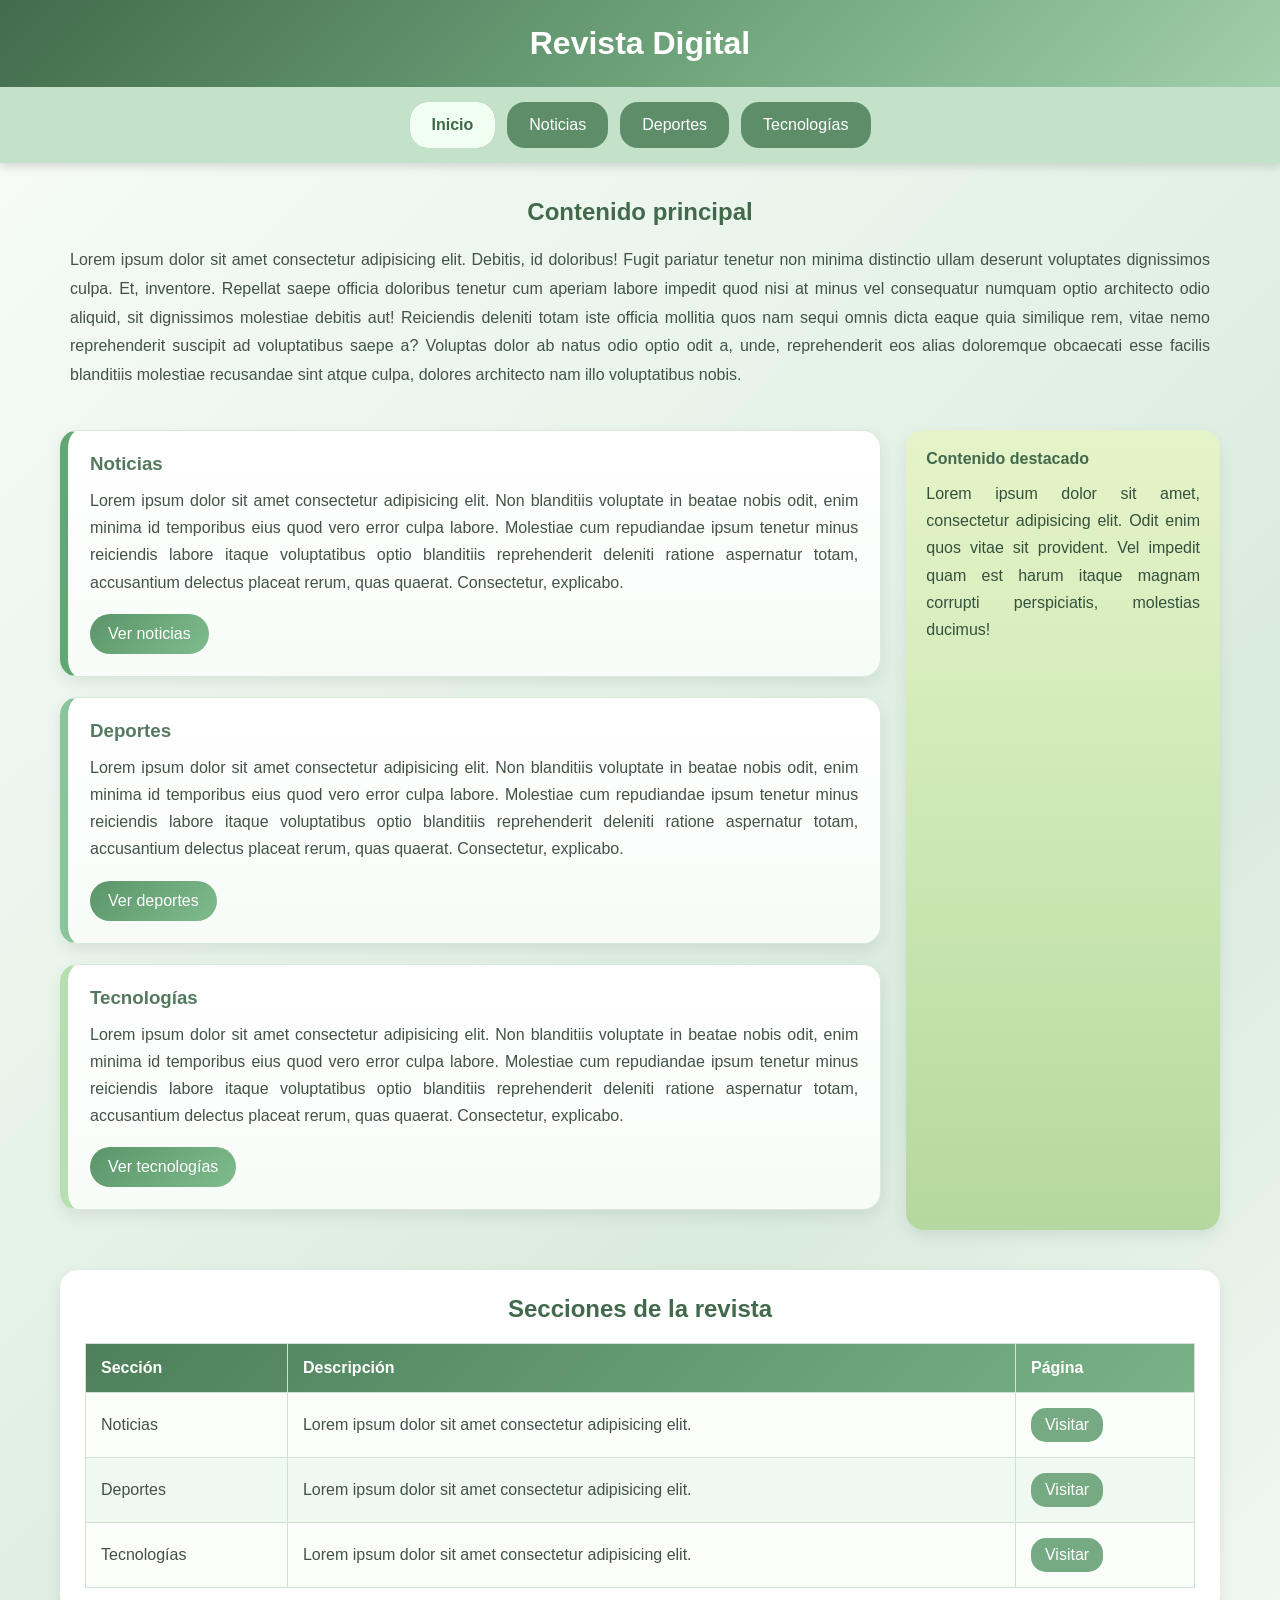
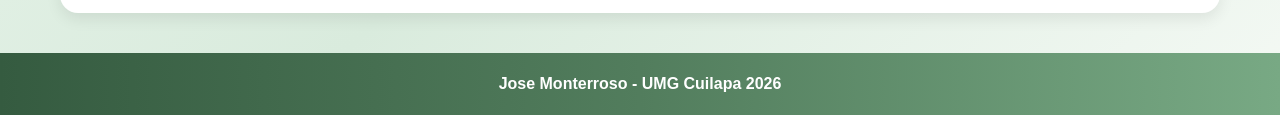
<file: index.html>
<!DOCTYPE html>
<html lang="es">

<head>
    <meta charset="UTF-8">
    <meta name="viewport" content="width=device-width, initial-scale=1.0">
    <title>Revista Digital | Inicio</title>
    <link rel="stylesheet" href="css/style.css">
</head>

<body>

    <header>

        <h1>Revista Digital</h1>

        <nav>
            <ul>
                <li><a class="activo" href="index.html">Inicio</a></li>
                <li><a href="noticias.html">Noticias</a></li>
                <li><a href="deportes.html">Deportes</a></li>
                <li><a href="tecnologias.html">Tecnologías</a></li>
            </ul>
        </nav>

    </header>

    <main>

        <h2>Contenido principal</h2>

        <p>
            Lorem ipsum dolor sit amet consectetur adipisicing elit. Debitis, id doloribus! Fugit pariatur tenetur non
            minima distinctio ullam deserunt voluptates dignissimos culpa. Et, inventore. Repellat saepe officia
            doloribus tenetur cum aperiam labore impedit quod nisi at minus vel consequatur numquam optio architecto
            odio aliquid, sit dignissimos molestiae debitis aut! Reiciendis deleniti totam iste officia mollitia quos
            nam sequi omnis dicta eaque quia similique rem, vitae nemo reprehenderit suscipit ad voluptatibus saepe a?
            Voluptas dolor ab natus odio optio odit a, unde, reprehenderit eos alias doloremque obcaecati esse facilis
            blanditiis molestiae recusandae sint atque culpa, dolores architecto nam illo voluptatibus nobis.
        </p>

    </main>

    <div class="container">

        <section>

            <article>

                <h3>Noticias</h3>

                <p>
                    Lorem ipsum dolor sit amet consectetur adipisicing elit. Non blanditiis voluptate in beatae nobis
                    odit, enim minima id temporibus eius quod vero error culpa labore. Molestiae cum repudiandae ipsum
                    tenetur minus reiciendis labore itaque voluptatibus optio blanditiis reprehenderit deleniti ratione
                    aspernatur totam, accusantium delectus placeat rerum, quas quaerat. Consectetur, explicabo.
                </p>

                <a href="noticias.html" class="boton">Ver noticias</a>

            </article>

            <article>

                <h3>Deportes</h3>

                <p>
                    Lorem ipsum dolor sit amet consectetur adipisicing elit. Non blanditiis voluptate in beatae nobis
                    odit, enim minima id temporibus eius quod vero error culpa labore. Molestiae cum repudiandae ipsum
                    tenetur minus reiciendis labore itaque voluptatibus optio blanditiis reprehenderit deleniti ratione
                    aspernatur totam, accusantium delectus placeat rerum, quas quaerat. Consectetur, explicabo.
                </p>

                <a href="deportes.html" class="boton">Ver deportes</a>

            </article>

            <article>

                <h3>Tecnologías</h3>

                <p>
                    Lorem ipsum dolor sit amet consectetur adipisicing elit. Non blanditiis voluptate in beatae nobis
                    odit, enim minima id temporibus eius quod vero error culpa labore. Molestiae cum repudiandae ipsum
                    tenetur minus reiciendis labore itaque voluptatibus optio blanditiis reprehenderit deleniti ratione
                    aspernatur totam, accusantium delectus placeat rerum, quas quaerat. Consectetur, explicabo.
                </p>

                <a href="tecnologias.html" class="boton">Ver tecnologías</a>

            </article>

        </section>

        <aside>

            <h4>Contenido destacado</h4>

            <p>
                Lorem ipsum dolor sit amet, consectetur adipisicing elit. Odit enim quos vitae sit provident. Vel
                impedit quam est harum itaque magnam corrupti perspiciatis, molestias ducimus!
            </p>

        </aside>

    </div>

    <section class="seccion-tabla">

        <h2>Secciones de la revista</h2>

        <div class="tabla-contenedor">

            <table>

                <thead>
                    <tr>
                        <th>Sección</th>
                        <th>Descripción</th>
                        <th>Página</th>
                    </tr>
                </thead>

                <tbody>

                    <tr>
                        <td>Noticias</td>
                        <td>Lorem ipsum dolor sit amet consectetur adipisicing elit.</td>
                        <td><a href="noticias.html">Visitar</a></td>
                    </tr>

                    <tr>
                        <td>Deportes</td>
                        <td>Lorem ipsum dolor sit amet consectetur adipisicing elit.</td>
                        <td><a href="deportes.html">Visitar</a></td>
                    </tr>

                    <tr>
                        <td>Tecnologías</td>
                        <td>Lorem ipsum dolor sit amet consectetur adipisicing elit.</td>
                        <td><a href="tecnologias.html">Visitar</a></td>
                    </tr>

                </tbody>

            </table>

        </div>

    </section>

    <footer>
        <strong>Jose Monterroso - UMG Cuilapa 2026</strong>
    </footer>

</body>

</html>
</file>
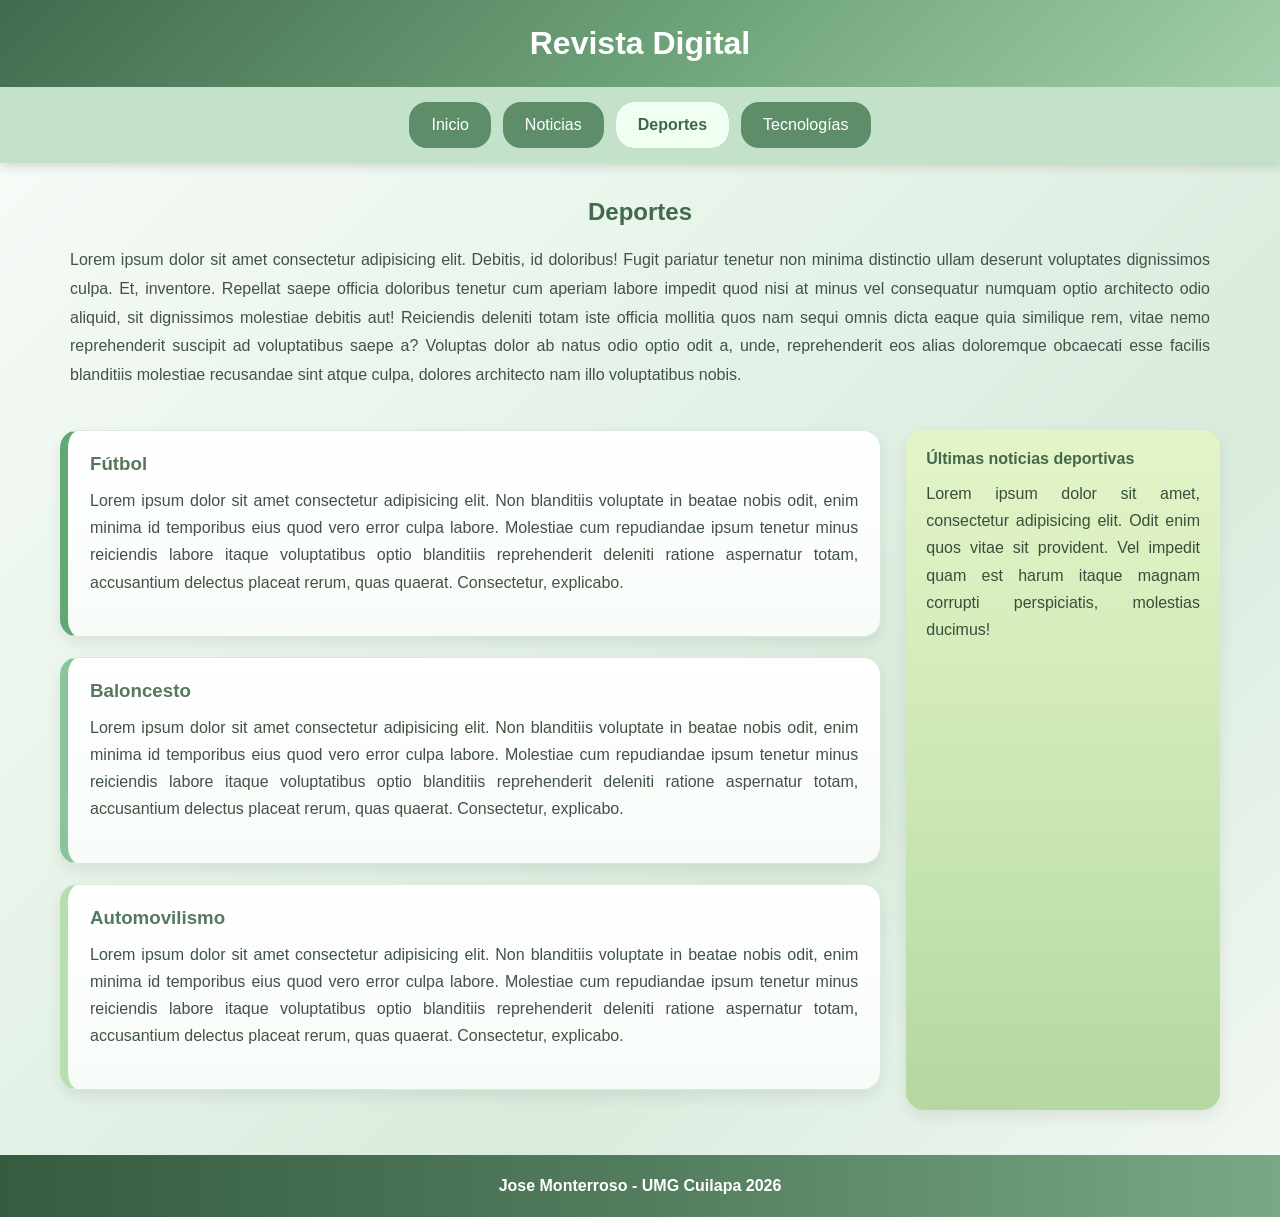
<file: deportes.html>
<!DOCTYPE html>
<html lang="es">

<head>
    <meta charset="UTF-8">
    <meta name="viewport" content="width=device-width, initial-scale=1.0">
    <title>Revista Digital | Deportes</title>
    <link rel="stylesheet" href="css/style.css">
</head>

<body>

    <header>

        <h1>Revista Digital</h1>

        <nav>
            <ul>
                <li><a href="index.html">Inicio</a></li>
                <li><a href="noticias.html">Noticias</a></li>
                <li><a class="activo" href="deportes.html">Deportes</a></li>
                <li><a href="tecnologias.html">Tecnologías</a></li>
            </ul>
        </nav>

    </header>

    <main>

        <h2>Deportes</h2>

        <p>
            Lorem ipsum dolor sit amet consectetur adipisicing elit. Debitis, id doloribus! Fugit pariatur tenetur non
            minima distinctio ullam deserunt voluptates dignissimos culpa. Et, inventore. Repellat saepe officia
            doloribus tenetur cum aperiam labore impedit quod nisi at minus vel consequatur numquam optio architecto
            odio aliquid, sit dignissimos molestiae debitis aut! Reiciendis deleniti totam iste officia mollitia quos
            nam sequi omnis dicta eaque quia similique rem, vitae nemo reprehenderit suscipit ad voluptatibus saepe a?
            Voluptas dolor ab natus odio optio odit a, unde, reprehenderit eos alias doloremque obcaecati esse facilis
            blanditiis molestiae recusandae sint atque culpa, dolores architecto nam illo voluptatibus nobis.
        </p>

    </main>

    <div class="container">

        <section>

            <article>

                <h3>Fútbol</h3>

                <p>
                    Lorem ipsum dolor sit amet consectetur adipisicing elit. Non blanditiis voluptate in beatae nobis
                    odit, enim minima id temporibus eius quod vero error culpa labore. Molestiae cum repudiandae ipsum
                    tenetur minus reiciendis labore itaque voluptatibus optio blanditiis reprehenderit deleniti ratione
                    aspernatur totam, accusantium delectus placeat rerum, quas quaerat. Consectetur, explicabo.
                </p>

            </article>

            <article>

                <h3>Baloncesto</h3>

                <p>
                    Lorem ipsum dolor sit amet consectetur adipisicing elit. Non blanditiis voluptate in beatae nobis
                    odit, enim minima id temporibus eius quod vero error culpa labore. Molestiae cum repudiandae ipsum
                    tenetur minus reiciendis labore itaque voluptatibus optio blanditiis reprehenderit deleniti ratione
                    aspernatur totam, accusantium delectus placeat rerum, quas quaerat. Consectetur, explicabo.
                </p>

            </article>

            <article>

                <h3>Automovilismo</h3>

                <p>
                    Lorem ipsum dolor sit amet consectetur adipisicing elit. Non blanditiis voluptate in beatae nobis
                    odit, enim minima id temporibus eius quod vero error culpa labore. Molestiae cum repudiandae ipsum
                    tenetur minus reiciendis labore itaque voluptatibus optio blanditiis reprehenderit deleniti ratione
                    aspernatur totam, accusantium delectus placeat rerum, quas quaerat. Consectetur, explicabo.
                </p>

            </article>

        </section>

        <aside>

            <h4>Últimas noticias deportivas</h4>

            <p>
                Lorem ipsum dolor sit amet, consectetur adipisicing elit. Odit enim quos vitae sit provident. Vel
                impedit quam est harum itaque magnam corrupti perspiciatis, molestias ducimus!
            </p>

        </aside>

    </div>

    <footer>
        <strong>Jose Monterroso - UMG Cuilapa 2026</strong>
    </footer>

</body>

</html>
</file>
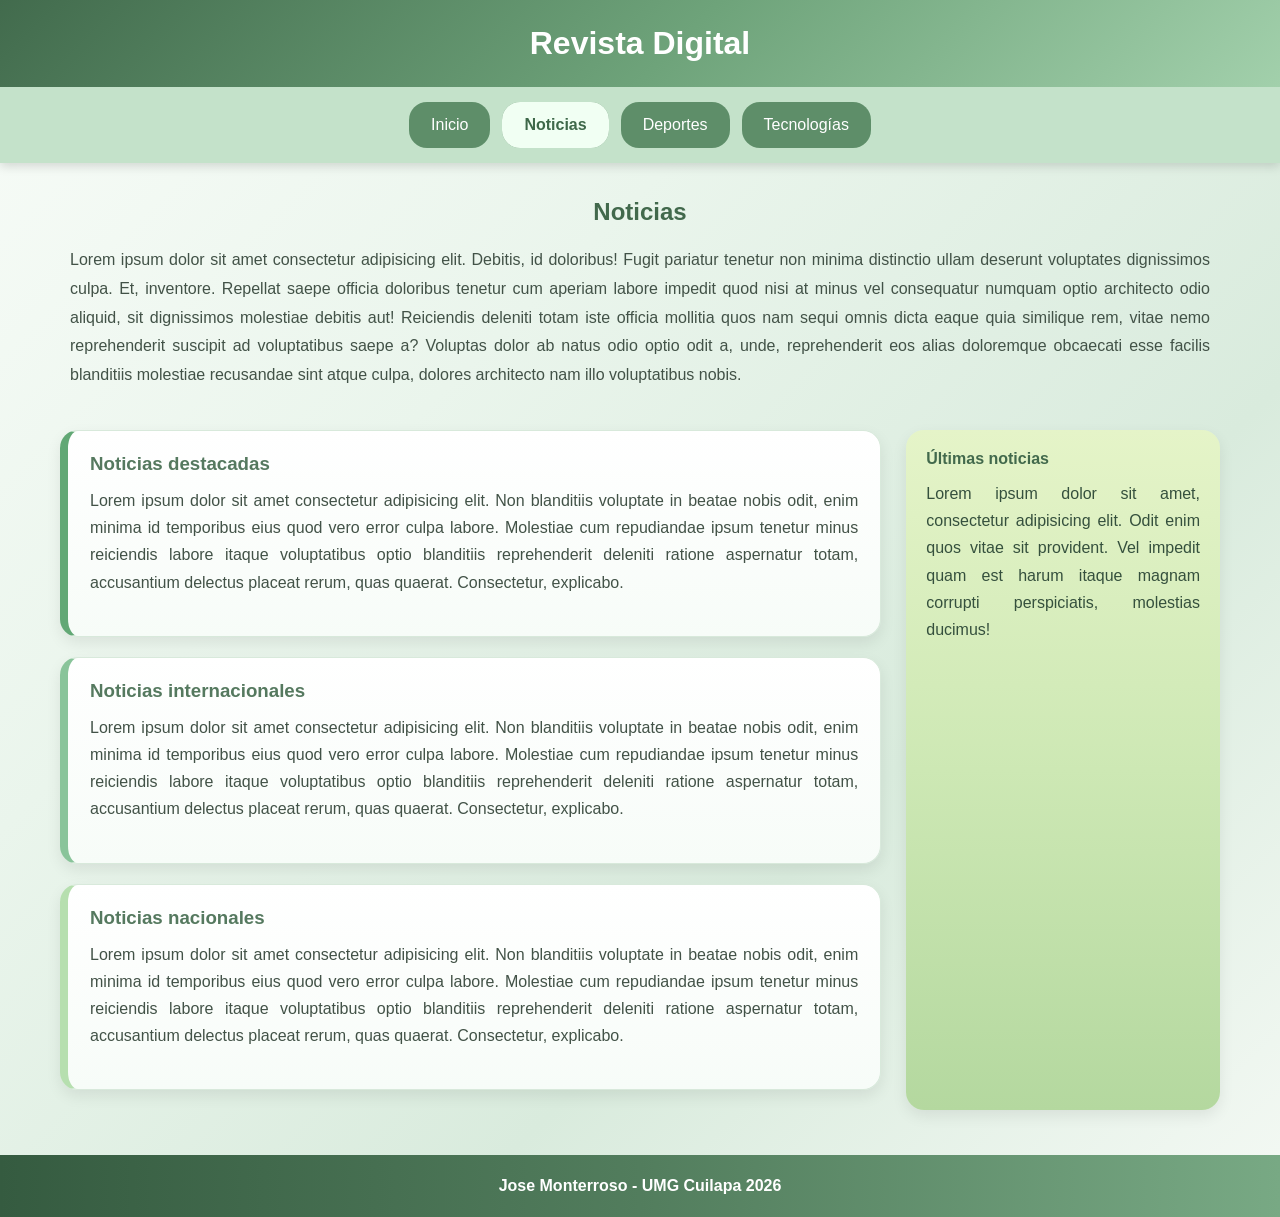
<file: noticias.html>
<!DOCTYPE html>
<html lang="es">

<head>
    <meta charset="UTF-8">
    <meta name="viewport" content="width=device-width, initial-scale=1.0">
    <title>Revista Digital | Noticias</title>
    <link rel="stylesheet" href="css/style.css">
</head>

<body>

    <header>

        <h1>Revista Digital</h1>

        <nav>
            <ul>
                <li><a href="index.html">Inicio</a></li>
                <li><a class="activo" href="noticias.html">Noticias</a></li>
                <li><a href="deportes.html">Deportes</a></li>
                <li><a href="tecnologias.html">Tecnologías</a></li>
            </ul>
        </nav>

    </header>

    <main>

        <h2>Noticias</h2>

        <p>
            Lorem ipsum dolor sit amet consectetur adipisicing elit. Debitis, id doloribus! Fugit pariatur tenetur non
            minima distinctio ullam deserunt voluptates dignissimos culpa. Et, inventore. Repellat saepe officia
            doloribus tenetur cum aperiam labore impedit quod nisi at minus vel consequatur numquam optio architecto
            odio aliquid, sit dignissimos molestiae debitis aut! Reiciendis deleniti totam iste officia mollitia quos
            nam sequi omnis dicta eaque quia similique rem, vitae nemo reprehenderit suscipit ad voluptatibus saepe a?
            Voluptas dolor ab natus odio optio odit a, unde, reprehenderit eos alias doloremque obcaecati esse facilis
            blanditiis molestiae recusandae sint atque culpa, dolores architecto nam illo voluptatibus nobis.
        </p>

    </main>

    <div class="container">

        <section>

            <article>

                <h3>Noticias destacadas</h3>

                <p>
                    Lorem ipsum dolor sit amet consectetur adipisicing elit. Non blanditiis voluptate in beatae nobis
                    odit, enim minima id temporibus eius quod vero error culpa labore. Molestiae cum repudiandae ipsum
                    tenetur minus reiciendis labore itaque voluptatibus optio blanditiis reprehenderit deleniti ratione
                    aspernatur totam, accusantium delectus placeat rerum, quas quaerat. Consectetur, explicabo.
                </p>

            </article>

            <article>

                <h3>Noticias internacionales</h3>

                <p>
                    Lorem ipsum dolor sit amet consectetur adipisicing elit. Non blanditiis voluptate in beatae nobis
                    odit, enim minima id temporibus eius quod vero error culpa labore. Molestiae cum repudiandae ipsum
                    tenetur minus reiciendis labore itaque voluptatibus optio blanditiis reprehenderit deleniti ratione
                    aspernatur totam, accusantium delectus placeat rerum, quas quaerat. Consectetur, explicabo.
                </p>

            </article>

            <article>

                <h3>Noticias nacionales</h3>

                <p>
                    Lorem ipsum dolor sit amet consectetur adipisicing elit. Non blanditiis voluptate in beatae nobis
                    odit, enim minima id temporibus eius quod vero error culpa labore. Molestiae cum repudiandae ipsum
                    tenetur minus reiciendis labore itaque voluptatibus optio blanditiis reprehenderit deleniti ratione
                    aspernatur totam, accusantium delectus placeat rerum, quas quaerat. Consectetur, explicabo.
                </p>

            </article>

        </section>

        <aside>

            <h4>Últimas noticias</h4>

            <p>
                Lorem ipsum dolor sit amet, consectetur adipisicing elit. Odit enim quos vitae sit provident. Vel
                impedit quam est harum itaque magnam corrupti perspiciatis, molestias ducimus!
            </p>

        </aside>

    </div>

    <footer>
        <strong>Jose Monterroso - UMG Cuilapa 2026</strong>
    </footer>

</body>

</html>
</file>
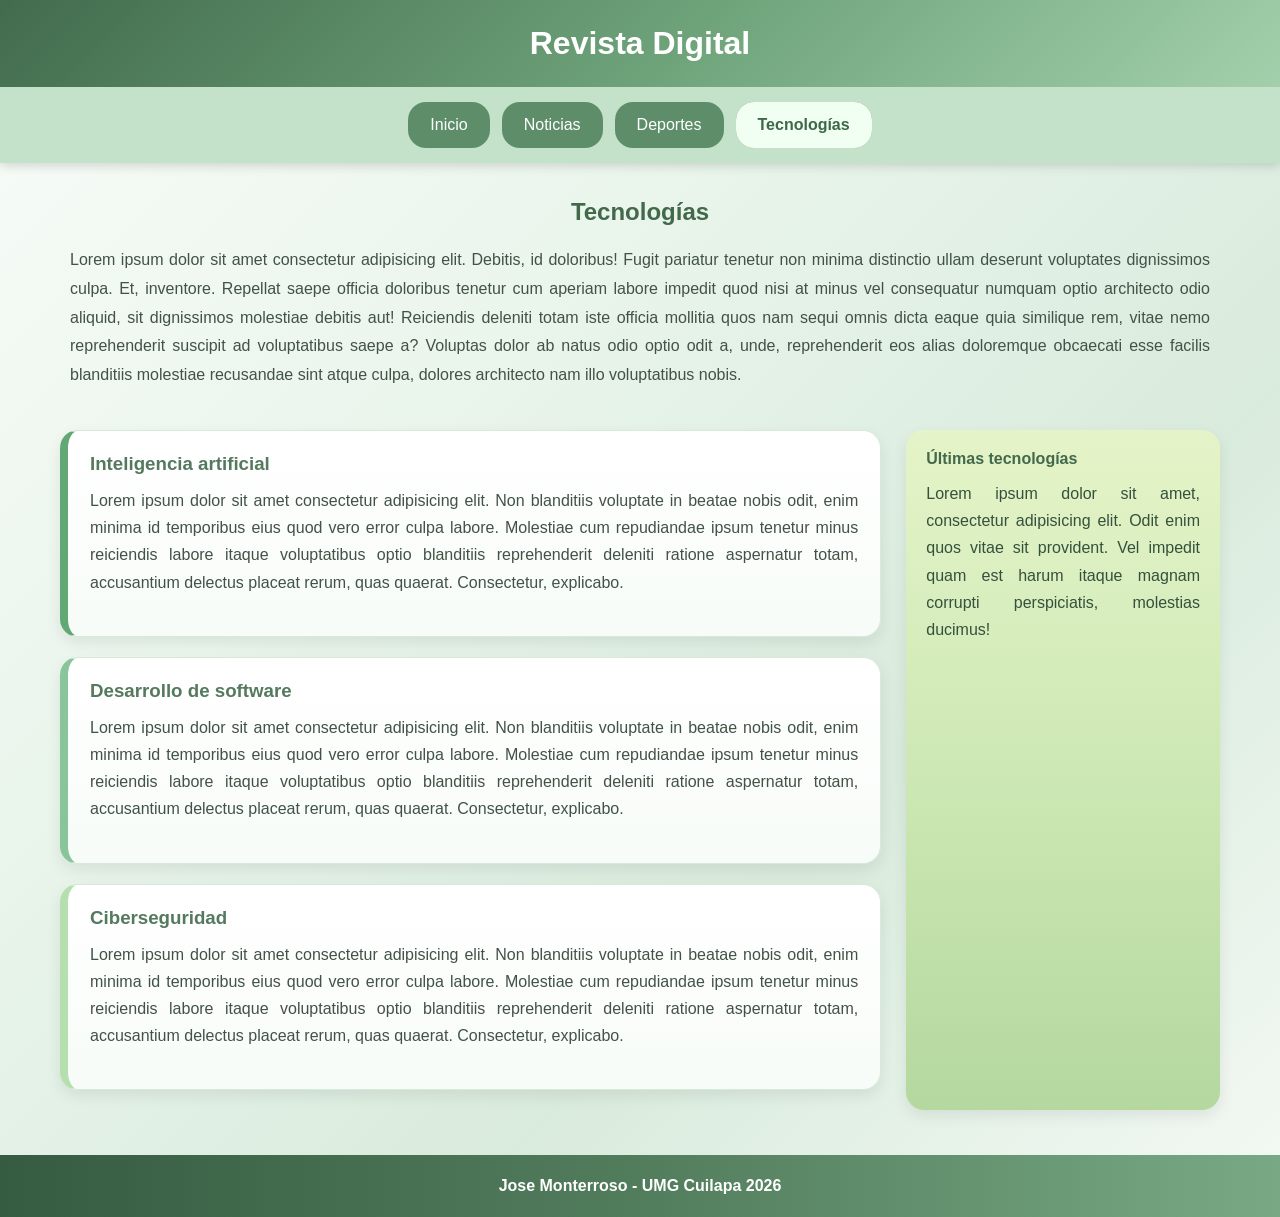
<file: tecnologias.html>
<!DOCTYPE html>
<html lang="es">

<head>
    <meta charset="UTF-8">
    <meta name="viewport" content="width=device-width, initial-scale=1.0">
    <title>Revista Digital | Tecnologías</title>
    <link rel="stylesheet" href="css/style.css">
</head>

<body>

    <header>

        <h1>Revista Digital</h1>

        <nav>
            <ul>
                <li><a href="index.html">Inicio</a></li>
                <li><a href="noticias.html">Noticias</a></li>
                <li><a href="deportes.html">Deportes</a></li>
                <li><a class="activo" href="tecnologias.html">Tecnologías</a></li>
            </ul>
        </nav>

    </header>

    <main>

        <h2>Tecnologías</h2>

        <p>
            Lorem ipsum dolor sit amet consectetur adipisicing elit. Debitis, id doloribus! Fugit pariatur tenetur non
            minima distinctio ullam deserunt voluptates dignissimos culpa. Et, inventore. Repellat saepe officia
            doloribus tenetur cum aperiam labore impedit quod nisi at minus vel consequatur numquam optio architecto
            odio aliquid, sit dignissimos molestiae debitis aut! Reiciendis deleniti totam iste officia mollitia quos
            nam sequi omnis dicta eaque quia similique rem, vitae nemo reprehenderit suscipit ad voluptatibus saepe a?
            Voluptas dolor ab natus odio optio odit a, unde, reprehenderit eos alias doloremque obcaecati esse facilis
            blanditiis molestiae recusandae sint atque culpa, dolores architecto nam illo voluptatibus nobis.
        </p>

    </main>

    <div class="container">

        <section>

            <article>

                <h3>Inteligencia artificial</h3>

                <p>
                    Lorem ipsum dolor sit amet consectetur adipisicing elit. Non blanditiis voluptate in beatae nobis
                    odit, enim minima id temporibus eius quod vero error culpa labore. Molestiae cum repudiandae ipsum
                    tenetur minus reiciendis labore itaque voluptatibus optio blanditiis reprehenderit deleniti ratione
                    aspernatur totam, accusantium delectus placeat rerum, quas quaerat. Consectetur, explicabo.
                </p>

            </article>

            <article>

                <h3>Desarrollo de software</h3>

                <p>
                    Lorem ipsum dolor sit amet consectetur adipisicing elit. Non blanditiis voluptate in beatae nobis
                    odit, enim minima id temporibus eius quod vero error culpa labore. Molestiae cum repudiandae ipsum
                    tenetur minus reiciendis labore itaque voluptatibus optio blanditiis reprehenderit deleniti ratione
                    aspernatur totam, accusantium delectus placeat rerum, quas quaerat. Consectetur, explicabo.
                </p>

            </article>

            <article>

                <h3>Ciberseguridad</h3>

                <p>
                    Lorem ipsum dolor sit amet consectetur adipisicing elit. Non blanditiis voluptate in beatae nobis
                    odit, enim minima id temporibus eius quod vero error culpa labore. Molestiae cum repudiandae ipsum
                    tenetur minus reiciendis labore itaque voluptatibus optio blanditiis reprehenderit deleniti ratione
                    aspernatur totam, accusantium delectus placeat rerum, quas quaerat. Consectetur, explicabo.
                </p>

            </article>

        </section>

        <aside>

            <h4>Últimas tecnologías</h4>

            <p>
                Lorem ipsum dolor sit amet, consectetur adipisicing elit. Odit enim quos vitae sit provident. Vel
                impedit quam est harum itaque magnam corrupti perspiciatis, molestias ducimus!
            </p>

        </aside>

    </div>

    <footer>
        <strong>Jose Monterroso - UMG Cuilapa 2026</strong>
    </footer>

</body>

</html>
</file>
<file: css/style.css>
*{
    margin:0;
    padding:0;
    box-sizing:border-box;
}

html{
    scroll-behavior:smooth;
}

body{
    min-height:100vh;
    background:linear-gradient(135deg,#F8FCF8,#EAF5EC,#D9EBDD,#F4F9F4);
    font-family:Arial, Helvetica, sans-serif;
    color:#425247;
}

header{
    background:linear-gradient(135deg,#426B4D,#6EA37A,#A8D5B1);
    box-shadow:0 3px 10px rgba(0,0,0,.15);
}

header h1{
    color:white;
    text-align:center;
    padding:25px;
    transition:.4s;
}

header h1:hover{
    color:#F1FFF4;
    letter-spacing:4px;
    text-shadow:2px 2px 5px rgba(0,0,0,.2);
}

nav{
    background:#C4E2CA;
}

nav ul{
    list-style:none;
    display:flex;
    justify-content:center;
    gap:12px;
    padding:15px;
}

nav li{
    background:#5E8E69;
    border-radius:18px;
    transition:.3s;
}

nav li:hover{
    transform:translateY(-4px);
}

nav a{
    display:block;
    color:white;
    text-decoration:none;
    padding:14px 22px;
    border-radius:18px;
    transition:.3s;
}

nav a:hover{
    background:#E6F5E8;
    color:#3D6748;
}

nav a:active{
    background:#355B40;
    color:white;
    transform:scale(.96);
}

nav a:focus{
    outline:3px solid white;
    outline-offset:2px;
}

.activo{
    background:#F1FFF3;
    color:#3E6849;
    font-weight:bold;
}

main{
    max-width:1200px;
    margin:auto;
    padding:35px 30px 20px;
}

main h2{
    text-align:center;
    color:#42694C;
    margin-bottom:20px;
}

main p{
    text-align:justify;
    line-height:1.8;
}

.container{
    max-width:1200px;
    margin:auto;
    display:flex;
    gap:25px;
    padding:20px;
    container-type:inline-size;
}

section{
    flex:3;
    min-width:0;
}

article{
    background:linear-gradient(180deg,#FFFFFF,#F7FCF8);
    border:1px solid #D8E9DB;
    border-radius:18px;
    padding:22px;
    margin-bottom:20px;
    box-shadow:0 6px 15px rgba(0,0,0,.08);
    transition:.35s;
}

article:hover{
    transform:translateY(-8px);
    box-shadow:0 12px 24px rgba(95,143,107,.25);
}

article:first-child{
    border-left:8px solid #62A875;
}

article:nth-child(2){
    border-left:8px solid #89C49A;
}

article:last-child{
    border-left:8px solid #B6DFAF;
}

article h3{
    color:#55795F;
    margin-bottom:12px;
}

article p{
    line-height:1.7;
    text-align:justify;
    margin-bottom:18px;
}

.boton{
    display:inline-block;
    background:linear-gradient(135deg,#5B9569,#7FBC8D);
    color:white;
    text-decoration:none;
    padding:11px 18px;
    border-radius:20px;
    transition:.3s;
}

.boton:hover{
    background:linear-gradient(135deg,#3F724C,#5D9C6C);
    transform:translateY(-2px);
    box-shadow:0 5px 10px rgba(0,0,0,.18);
}

.boton:active{
    transform:scale(.95);
}

.boton:focus{
    outline:3px solid #BCE5C5;
    outline-offset:3px;
}

aside{
    flex:1;
    min-width:230px;
    background:linear-gradient(180deg,#E5F4C8,#CDE8B4,#B4D89F);
    color:#35503D;
    border-radius:18px;
    padding:20px;
    box-shadow:0 6px 15px rgba(0,0,0,.08);
}

aside h4{
    color:#42694C;
    margin-bottom:12px;
}

aside p{
    line-height:1.7;
    text-align:justify;
}

.seccion-tabla{
    max-width:1160px;
    margin:20px auto 40px;
    padding:25px;
    background:white;
    border-radius:18px;
    box-shadow:0 6px 15px rgba(0,0,0,.08);
}

.seccion-tabla h2{
    color:#42694C;
    text-align:center;
    margin-bottom:20px;
}

.tabla-contenedor{
    width:100%;
    overflow-x:auto;
}

table{
    width:100%;
    min-width:600px;
    border-collapse:collapse;
}

thead{
    background:linear-gradient(135deg,#4E805B,#79B287);
    color:white;
}

th,
td{
    padding:15px;
    border:1px solid #CFE2D3;
    text-align:left;
}

tbody tr:nth-child(even){
    background:#EFF8F1;
}

tbody tr:nth-child(odd){
    background:#FAFDFA;
}

tbody tr{
    transition:.25s;
}

tbody tr:hover{
    background:#D9EFDE;
}

table a{
    display:inline-block;
    background:#76AA82;
    color:white;
    text-decoration:none;
    padding:8px 14px;
    border-radius:15px;
    transition:.3s;
}

table a:hover{
    background:#477653;
}

footer{
    background:linear-gradient(to right,#355B40,#527D5D,#78A984);
    color:white;
    text-align:center;
    padding:22px;
    margin-top:25px;
}

@container (max-width:700px){

    section{
        flex-basis:100%;
    }

    aside{
        flex-basis:100%;
    }

    article{
        border-left-width:5px;
    }

}

@media (max-width:768px){

    nav ul{
        flex-direction:column;
        align-items:center;
    }

    nav li{
        width:220px;
    }

    nav a{
        text-align:center;
    }

    .container{
        flex-direction:column;
    }

    main{
        padding:25px 20px;
    }

    .seccion-tabla{
        margin:15px;
        padding:18px;
    }

}

@media (max-width:480px){

    header h1{
        font-size:27px;
        padding:20px 10px;
    }

    main h2{
        font-size:23px;
    }

    article{
        padding:18px;
    }

    aside{
        min-width:100%;
    }

    th,
    td{
        padding:12px;
    }

}
</file>
